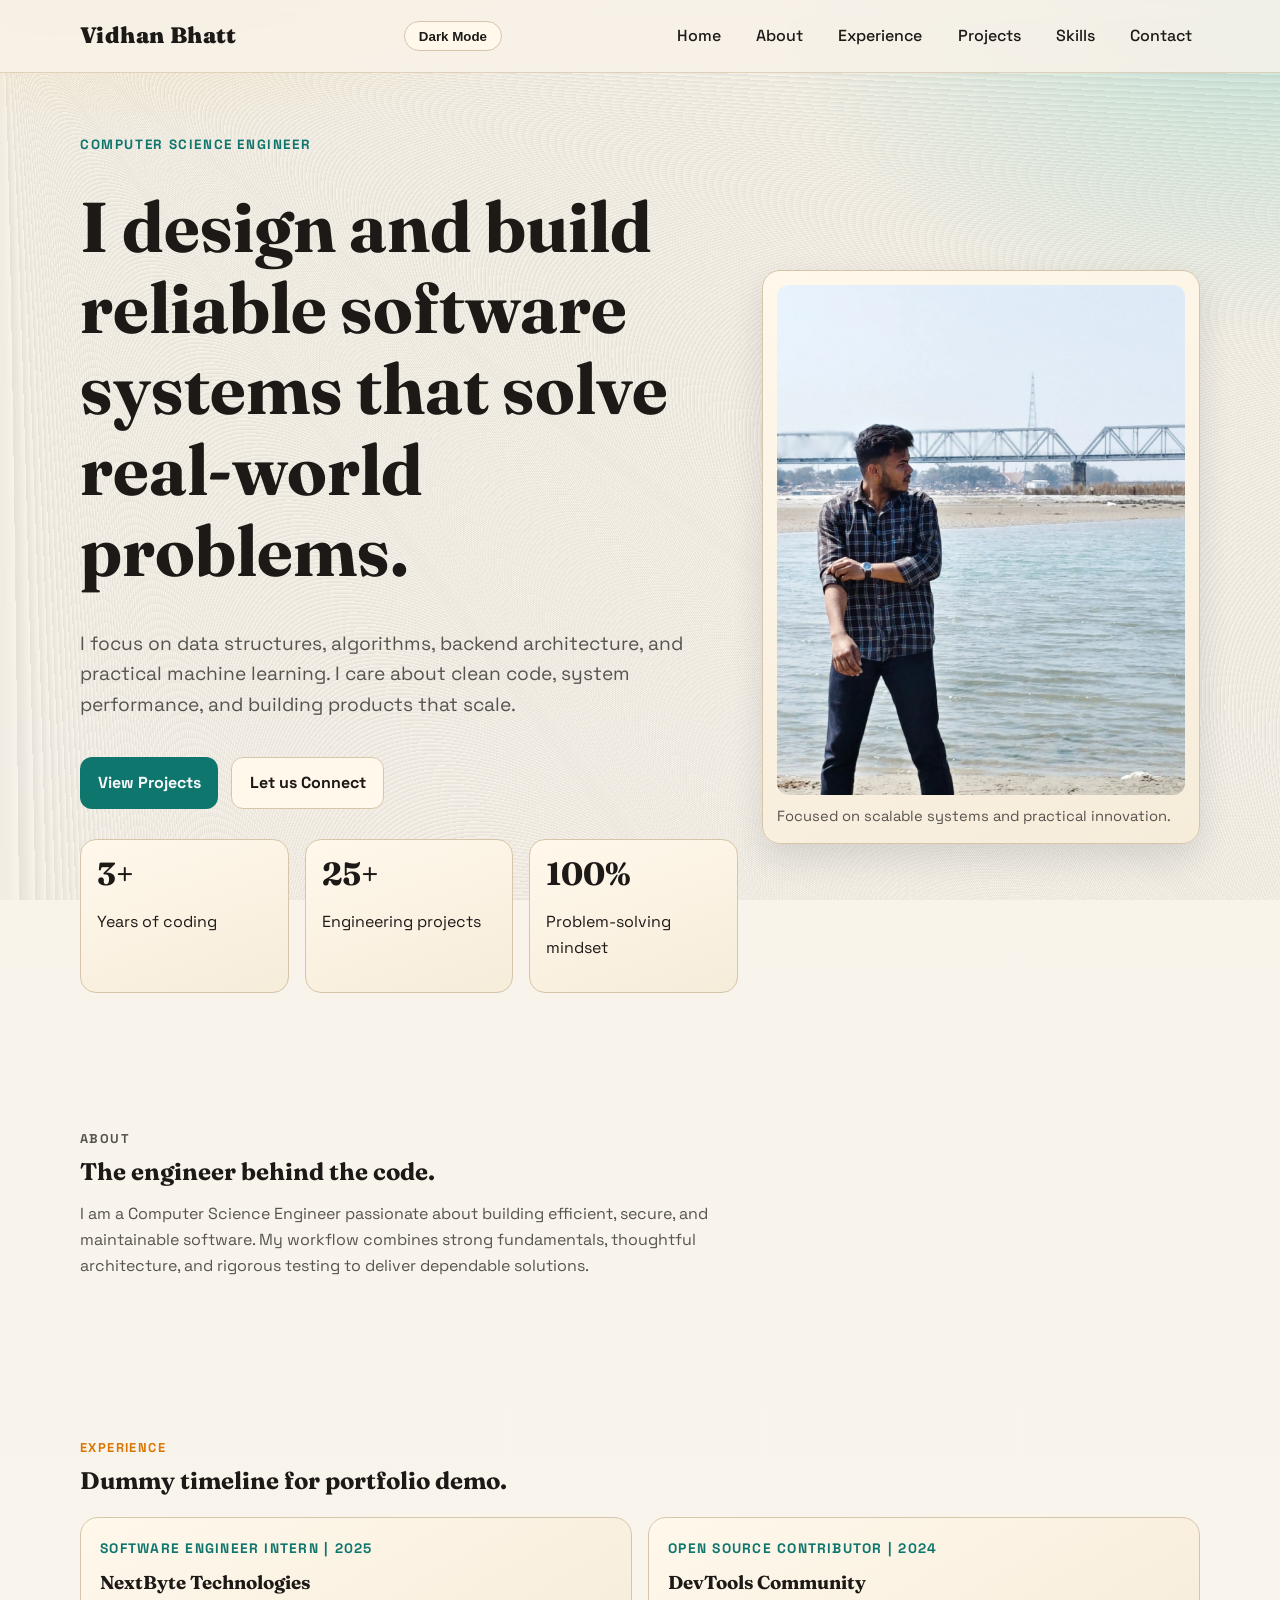
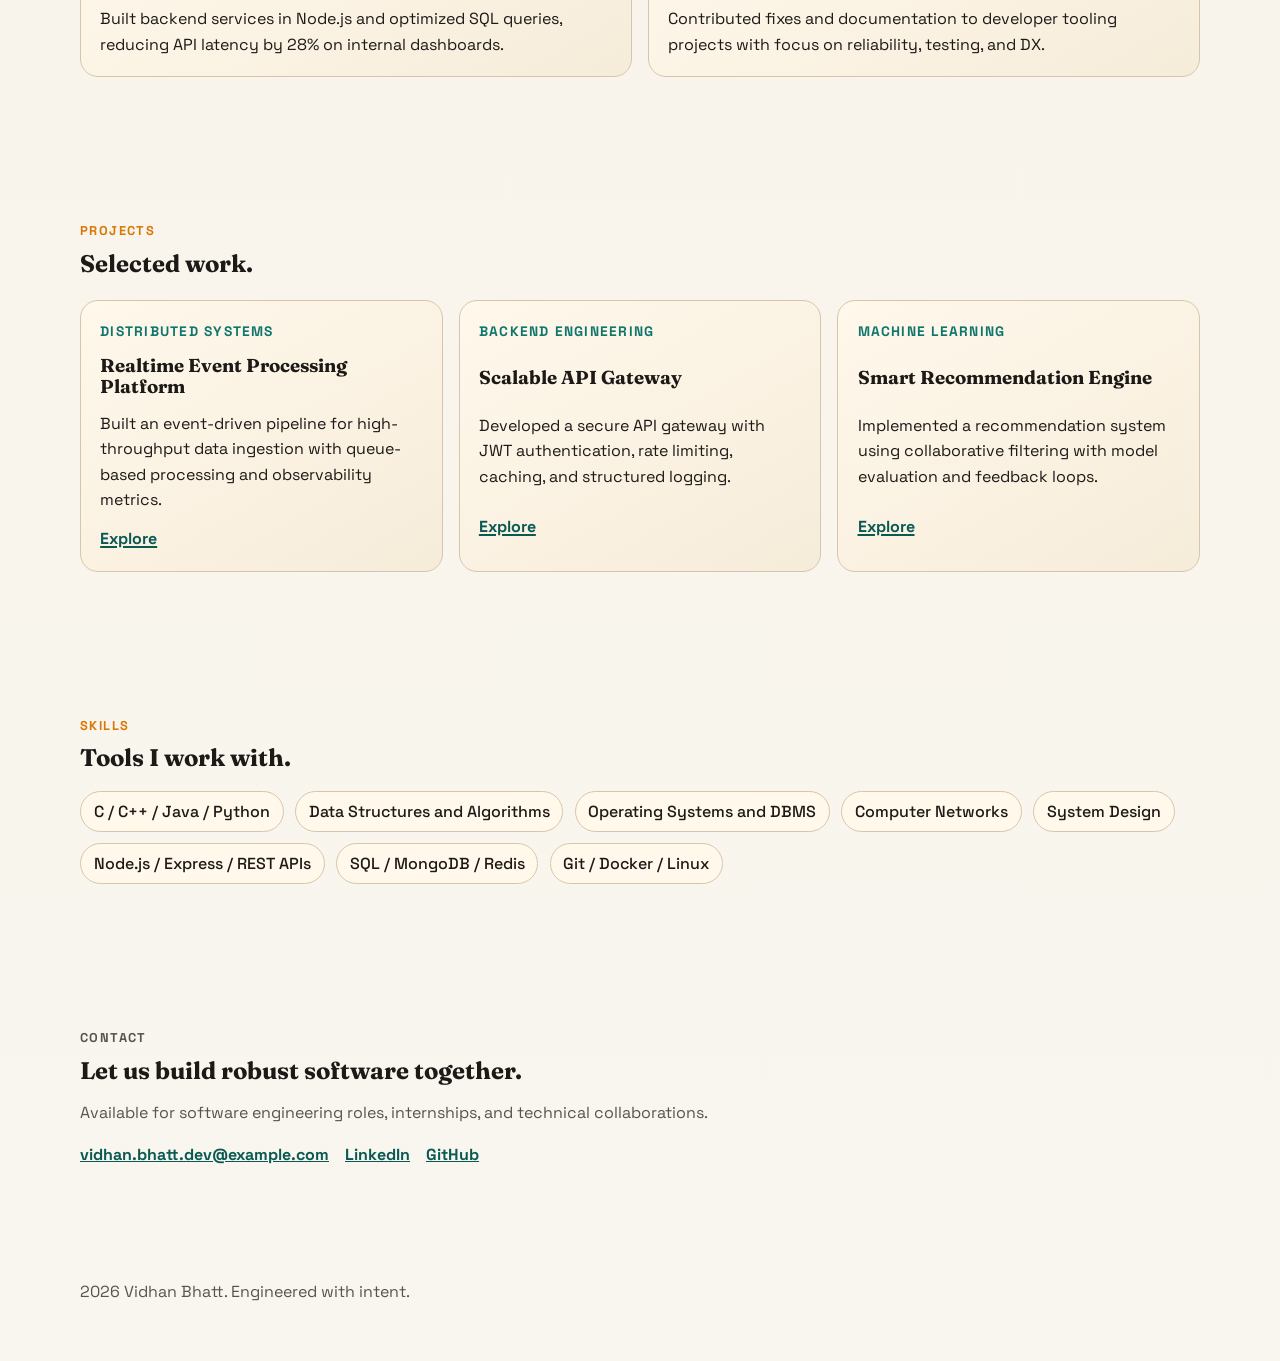
<file: index.html>
<!DOCTYPE html>
<html lang="en">
<head>
  <meta charset="UTF-8">
  <meta name="viewport" content="width=device-width, initial-scale=1.0">
  <title>Vidhan Bhatt | Computer Science Engineer</title>
  <meta name="description" content="Portfolio website for Vidhan Bhatt - computer science engineer focused on scalable systems and intelligent applications.">
  <link rel="preconnect" href="https://fonts.googleapis.com">
  <link rel="preconnect" href="https://fonts.gstatic.com" crossorigin>
  <link href="https://fonts.googleapis.com/css2?family=Fraunces:opsz,wght@9..144,700;9..144,900&family=Space+Grotesk:wght@400;500;700&display=swap" rel="stylesheet">
  <link rel="stylesheet" href="styles.css">
</head>
<body>
  <div class="noise"></div>
  <header class="site-header" id="top">
    <nav class="nav container">
      <a href="index.html" class="brand">Vidhan Bhatt</a>
      <div class="nav-actions">
        <button class="theme-toggle" id="themeToggle" aria-label="Toggle dark and light theme">Dark Mode</button>
        <button class="menu-toggle" aria-label="Toggle menu">Menu</button>
      </div>
      <ul class="nav-links">
        <li><a href="index.html">Home</a></li>
        <li><a href="about.html">About</a></li>
        <li><a href="experience.html">Experience</a></li>
        <li><a href="projects.html">Projects</a></li>
        <li><a href="skills.html">Skills</a></li>
        <li><a href="contact.html">Contact</a></li>
      </ul>
    </nav>
  </header>

  <main>
    <section class="hero container reveal">
      <div class="hero-layout">
        <div class="hero-content">
          <p class="eyebrow">Computer Science Engineer</p>
          <h1>I design and build reliable software systems that solve real-world problems.</h1>
          <p class="hero-copy">
            I focus on data structures, algorithms, backend architecture, and practical machine learning.
            I care about clean code, system performance, and building products that scale.
          </p>
          <div class="hero-actions">
            <a class="btn btn-primary" href="#projects">View Projects</a>
            <a class="btn btn-ghost" href="#contact">Let us Connect</a>
          </div>
          <div class="hero-stats">
            <article>
              <h2>3+</h2>
              <p>Years of coding</p>
            </article>
            <article>
              <h2>25+</h2>
              <p>Engineering projects</p>
            </article>
            <article>
              <h2>100%</h2>
              <p>Problem-solving mindset</p>
            </article>
          </div>
        </div>
        <figure class="hero-photo">
          <img src="assets/profile-photo.jpg" alt="Portrait of Vidhan Bhatt">
          <figcaption>Focused on scalable systems and practical innovation.</figcaption>
        </figure>
      </div>
    </section>

    <section class="about container reveal" id="about">
      <div class="section-title-wrap">
        <p class="section-kicker">About</p>
        <h2>The engineer behind the code.</h2>
      </div>
      <p>
        I am a Computer Science Engineer passionate about building efficient, secure, and maintainable software.
        My workflow combines strong fundamentals, thoughtful architecture, and rigorous testing to deliver dependable solutions.
      </p>
    </section>

    <section class="experience container reveal" id="experience">
      <div class="section-title-wrap">
        <p class="section-kicker">Experience</p>
        <h2>Dummy timeline for portfolio demo.</h2>
      </div>
      <div class="experience-grid">
        <article class="experience-card">
          <p class="project-tag">Software Engineer Intern | 2025</p>
          <h3>NextByte Technologies</h3>
          <p>Built backend services in Node.js and optimized SQL queries, reducing API latency by 28% on internal dashboards.</p>
        </article>
        <article class="experience-card">
          <p class="project-tag">Open Source Contributor | 2024</p>
          <h3>DevTools Community</h3>
          <p>Contributed fixes and documentation to developer tooling projects with focus on reliability, testing, and DX.</p>
        </article>
      </div>
    </section>

    <section class="projects container reveal" id="projects">
      <div class="section-title-wrap">
        <p class="section-kicker">Projects</p>
        <h2>Selected work.</h2>
      </div>
      <div class="project-grid">
        <article class="project-card">
          <p class="project-tag">Distributed Systems</p>
          <h3>Realtime Event Processing Platform</h3>
          <p>Built an event-driven pipeline for high-throughput data ingestion with queue-based processing and observability metrics.</p>
          <a href="https://github.com/dummy-cs-engineer/realtime-event-platform" target="_blank" rel="noopener noreferrer" aria-label="View Realtime Event Processing Platform project">Explore</a>
        </article>
        <article class="project-card">
          <p class="project-tag">Backend Engineering</p>
          <h3>Scalable API Gateway</h3>
          <p>Developed a secure API gateway with JWT authentication, rate limiting, caching, and structured logging.</p>
          <a href="https://github.com/dummy-cs-engineer/scalable-api-gateway" target="_blank" rel="noopener noreferrer" aria-label="View Scalable API Gateway project">Explore</a>
        </article>
        <article class="project-card">
          <p class="project-tag">Machine Learning</p>
          <h3>Smart Recommendation Engine</h3>
          <p>Implemented a recommendation system using collaborative filtering with model evaluation and feedback loops.</p>
          <a href="https://github.com/dummy-cs-engineer/recommendation-engine" target="_blank" rel="noopener noreferrer" aria-label="View Smart Recommendation Engine project">Explore</a>
        </article>
      </div>
    </section>

    <section class="skills container reveal" id="skills">
      <div class="section-title-wrap">
        <p class="section-kicker">Skills</p>
        <h2>Tools I work with.</h2>
      </div>
      <ul class="skills-list">
        <li>C / C++ / Java / Python</li>
        <li>Data Structures and Algorithms</li>
        <li>Operating Systems and DBMS</li>
        <li>Computer Networks</li>
        <li>System Design</li>
        <li>Node.js / Express / REST APIs</li>
        <li>SQL / MongoDB / Redis</li>
        <li>Git / Docker / Linux</li>
      </ul>
    </section>

    <section class="contact container reveal" id="contact">
      <div class="section-title-wrap">
        <p class="section-kicker">Contact</p>
        <h2>Let us build robust software together.</h2>
      </div>
      <p>Available for software engineering roles, internships, and technical collaborations.</p>
      <div class="contact-links">
        <a href="mailto:vidhan.bhatt.dev@example.com">vidhan.bhatt.dev@example.com</a>
        <a href="https://www.linkedin.com/in/vidhan-bhatt" target="_blank" rel="noopener noreferrer">LinkedIn</a>
        <a href="https://github.com/vidhanbhatt" target="_blank" rel="noopener noreferrer">GitHub</a>
      </div>
    </section>
  </main>

  <footer class="footer container">
    <p><span id="year"></span> Vidhan Bhatt. Engineered with intent.</p>
  </footer>

  <script src="script.js"></script>
</body>
</html>
</file>
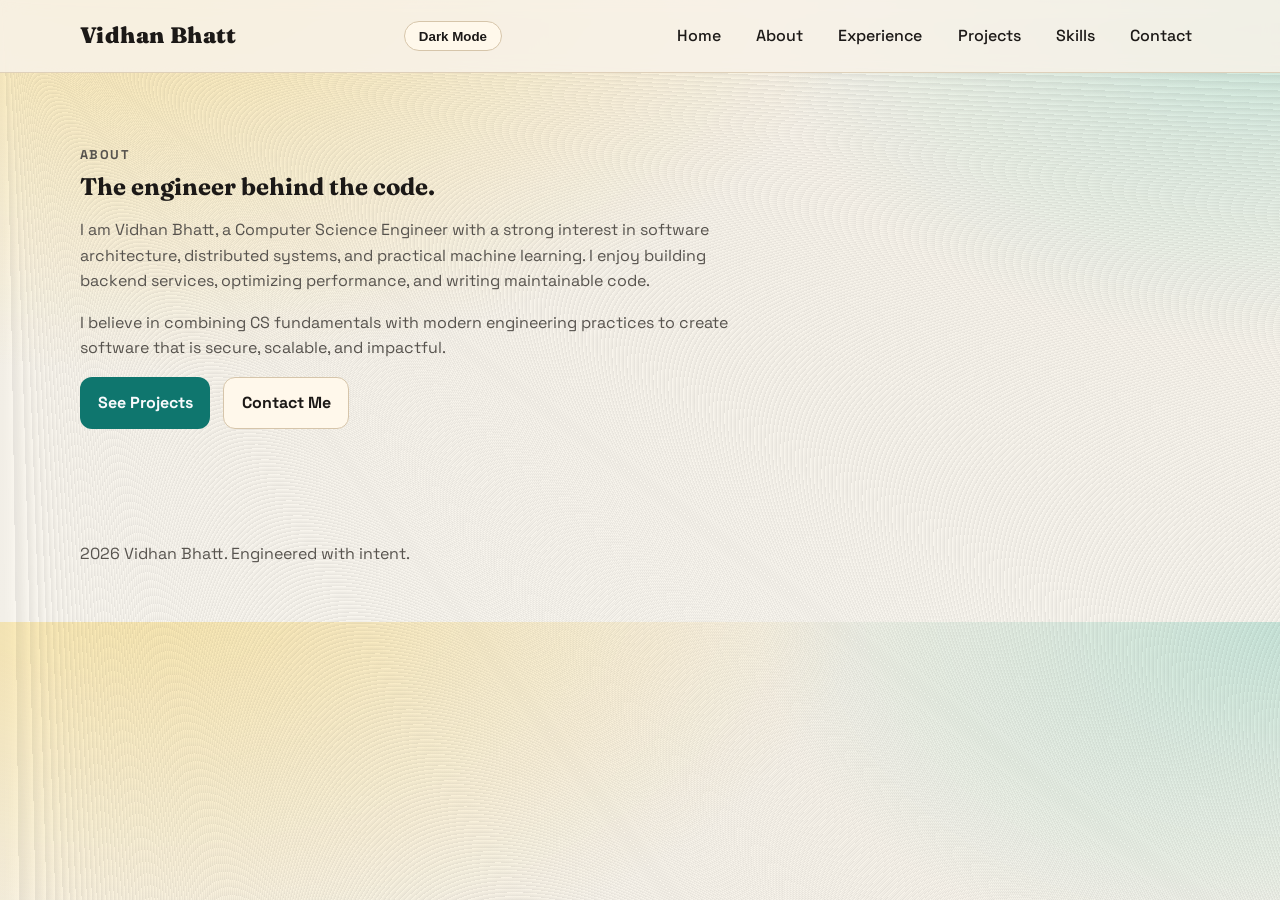
<file: about.html>
<!DOCTYPE html>
<html lang="en">
<head>
  <meta charset="UTF-8">
  <meta name="viewport" content="width=device-width, initial-scale=1.0">
  <title>About | Vidhan Bhatt</title>
  <meta name="description" content="About Vidhan Bhatt, Computer Science Engineer.">
  <link rel="preconnect" href="https://fonts.googleapis.com">
  <link rel="preconnect" href="https://fonts.gstatic.com" crossorigin>
  <link href="https://fonts.googleapis.com/css2?family=Fraunces:opsz,wght@9..144,700;9..144,900&family=Space+Grotesk:wght@400;500;700&display=swap" rel="stylesheet">
  <link rel="stylesheet" href="styles.css">
</head>
<body>
  <div class="noise"></div>
  <header class="site-header" id="top">
    <nav class="nav container">
      <a href="index.html" class="brand">Vidhan Bhatt</a>
      <div class="nav-actions">
        <button class="theme-toggle" id="themeToggle" aria-label="Toggle dark and light theme">Dark Mode</button>
        <button class="menu-toggle" aria-label="Toggle menu">Menu</button>
      </div>
      <ul class="nav-links">
        <li><a href="index.html">Home</a></li>
        <li><a href="about.html">About</a></li>
        <li><a href="experience.html">Experience</a></li>
        <li><a href="projects.html">Projects</a></li>
        <li><a href="skills.html">Skills</a></li>
        <li><a href="contact.html">Contact</a></li>
      </ul>
    </nav>
  </header>

  <main>
    <section class="about container reveal">
      <div class="section-title-wrap">
        <p class="section-kicker">About</p>
        <h2>The engineer behind the code.</h2>
      </div>
      <p>
        I am Vidhan Bhatt, a Computer Science Engineer with a strong interest in software architecture,
        distributed systems, and practical machine learning. I enjoy building backend services,
        optimizing performance, and writing maintainable code.
      </p>
      <p>
        I believe in combining CS fundamentals with modern engineering practices to create software
        that is secure, scalable, and impactful.
      </p>
      <div class="hero-actions">
        <a class="btn btn-primary" href="projects.html">See Projects</a>
        <a class="btn btn-ghost" href="contact.html">Contact Me</a>
      </div>
    </section>
  </main>

  <footer class="footer container">
    <p><span id="year"></span> Vidhan Bhatt. Engineered with intent.</p>
  </footer>

  <script src="script.js"></script>
</body>
</html>
</file>
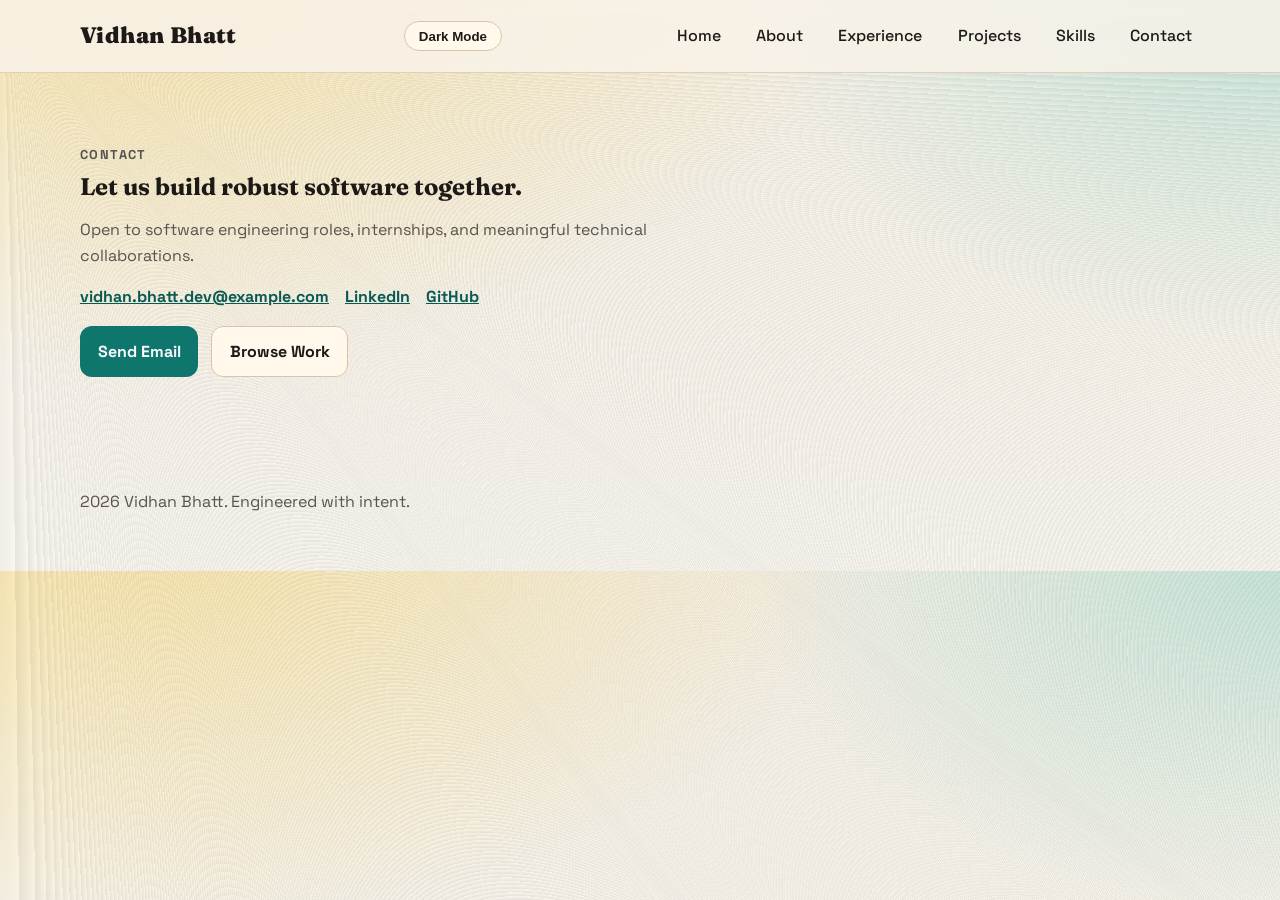
<file: contact.html>
<!DOCTYPE html>
<html lang="en">
<head>
  <meta charset="UTF-8">
  <meta name="viewport" content="width=device-width, initial-scale=1.0">
  <title>Contact | Vidhan Bhatt</title>
  <meta name="description" content="Contact details for Vidhan Bhatt.">
  <link rel="preconnect" href="https://fonts.googleapis.com">
  <link rel="preconnect" href="https://fonts.gstatic.com" crossorigin>
  <link href="https://fonts.googleapis.com/css2?family=Fraunces:opsz,wght@9..144,700;9..144,900&family=Space+Grotesk:wght@400;500;700&display=swap" rel="stylesheet">
  <link rel="stylesheet" href="styles.css">
</head>
<body>
  <div class="noise"></div>
  <header class="site-header" id="top">
    <nav class="nav container">
      <a href="index.html" class="brand">Vidhan Bhatt</a>
      <div class="nav-actions">
        <button class="theme-toggle" id="themeToggle" aria-label="Toggle dark and light theme">Dark Mode</button>
        <button class="menu-toggle" aria-label="Toggle menu">Menu</button>
      </div>
      <ul class="nav-links">
        <li><a href="index.html">Home</a></li>
        <li><a href="about.html">About</a></li>
        <li><a href="experience.html">Experience</a></li>
        <li><a href="projects.html">Projects</a></li>
        <li><a href="skills.html">Skills</a></li>
        <li><a href="contact.html">Contact</a></li>
      </ul>
    </nav>
  </header>

  <main>
    <section class="contact container reveal">
      <div class="section-title-wrap">
        <p class="section-kicker">Contact</p>
        <h2>Let us build robust software together.</h2>
      </div>
      <p>Open to software engineering roles, internships, and meaningful technical collaborations.</p>
      <div class="contact-links">
        <a href="mailto:vidhan.bhatt.dev@example.com">vidhan.bhatt.dev@example.com</a>
        <a href="https://www.linkedin.com/in/vidhan-bhatt" target="_blank" rel="noopener noreferrer">LinkedIn</a>
        <a href="https://github.com/vidhanbhatt" target="_blank" rel="noopener noreferrer">GitHub</a>
      </div>
      <div class="hero-actions" style="margin-top: 1rem;">
        <a class="btn btn-primary" href="mailto:vidhan.bhatt.dev@example.com">Send Email</a>
        <a class="btn btn-ghost" href="projects.html">Browse Work</a>
      </div>
    </section>
  </main>

  <footer class="footer container">
    <p><span id="year"></span> Vidhan Bhatt. Engineered with intent.</p>
  </footer>

  <script src="script.js"></script>
</body>
</html>
</file>
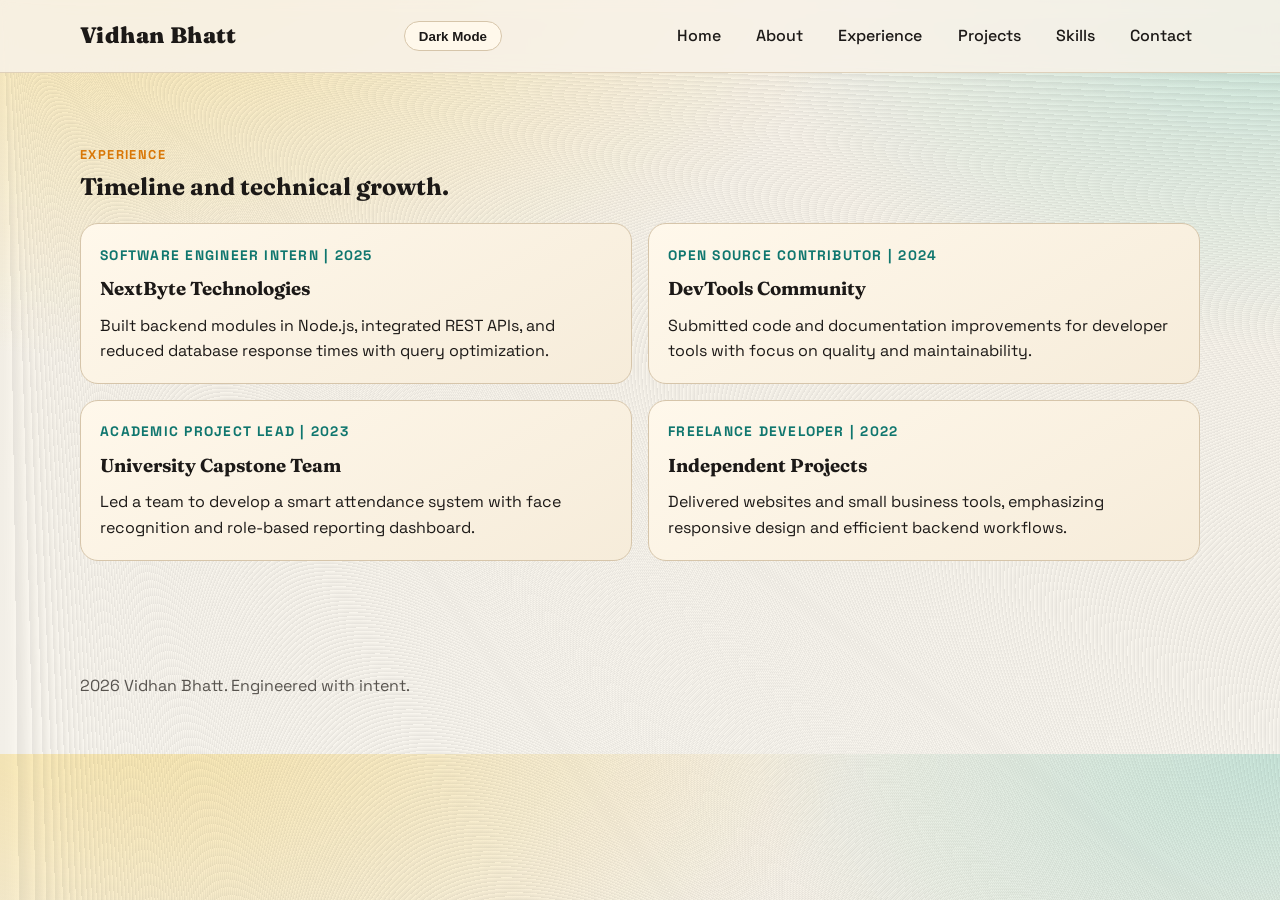
<file: experience.html>
<!DOCTYPE html>
<html lang="en">
<head>
  <meta charset="UTF-8">
  <meta name="viewport" content="width=device-width, initial-scale=1.0">
  <title>Experience | Vidhan Bhatt</title>
  <meta name="description" content="Experience timeline of Vidhan Bhatt.">
  <link rel="preconnect" href="https://fonts.googleapis.com">
  <link rel="preconnect" href="https://fonts.gstatic.com" crossorigin>
  <link href="https://fonts.googleapis.com/css2?family=Fraunces:opsz,wght@9..144,700;9..144,900&family=Space+Grotesk:wght@400;500;700&display=swap" rel="stylesheet">
  <link rel="stylesheet" href="styles.css">
</head>
<body>
  <div class="noise"></div>
  <header class="site-header" id="top">
    <nav class="nav container">
      <a href="index.html" class="brand">Vidhan Bhatt</a>
      <div class="nav-actions">
        <button class="theme-toggle" id="themeToggle" aria-label="Toggle dark and light theme">Dark Mode</button>
        <button class="menu-toggle" aria-label="Toggle menu">Menu</button>
      </div>
      <ul class="nav-links">
        <li><a href="index.html">Home</a></li>
        <li><a href="about.html">About</a></li>
        <li><a href="experience.html">Experience</a></li>
        <li><a href="projects.html">Projects</a></li>
        <li><a href="skills.html">Skills</a></li>
        <li><a href="contact.html">Contact</a></li>
      </ul>
    </nav>
  </header>

  <main>
    <section class="experience container reveal">
      <div class="section-title-wrap">
        <p class="section-kicker">Experience</p>
        <h2>Timeline and technical growth.</h2>
      </div>
      <div class="experience-grid">
        <article class="experience-card">
          <p class="project-tag">Software Engineer Intern | 2025</p>
          <h3>NextByte Technologies</h3>
          <p>Built backend modules in Node.js, integrated REST APIs, and reduced database response times with query optimization.</p>
        </article>
        <article class="experience-card">
          <p class="project-tag">Open Source Contributor | 2024</p>
          <h3>DevTools Community</h3>
          <p>Submitted code and documentation improvements for developer tools with focus on quality and maintainability.</p>
        </article>
        <article class="experience-card">
          <p class="project-tag">Academic Project Lead | 2023</p>
          <h3>University Capstone Team</h3>
          <p>Led a team to develop a smart attendance system with face recognition and role-based reporting dashboard.</p>
        </article>
        <article class="experience-card">
          <p class="project-tag">Freelance Developer | 2022</p>
          <h3>Independent Projects</h3>
          <p>Delivered websites and small business tools, emphasizing responsive design and efficient backend workflows.</p>
        </article>
      </div>
    </section>
  </main>

  <footer class="footer container">
    <p><span id="year"></span> Vidhan Bhatt. Engineered with intent.</p>
  </footer>

  <script src="script.js"></script>
</body>
</html>
</file>
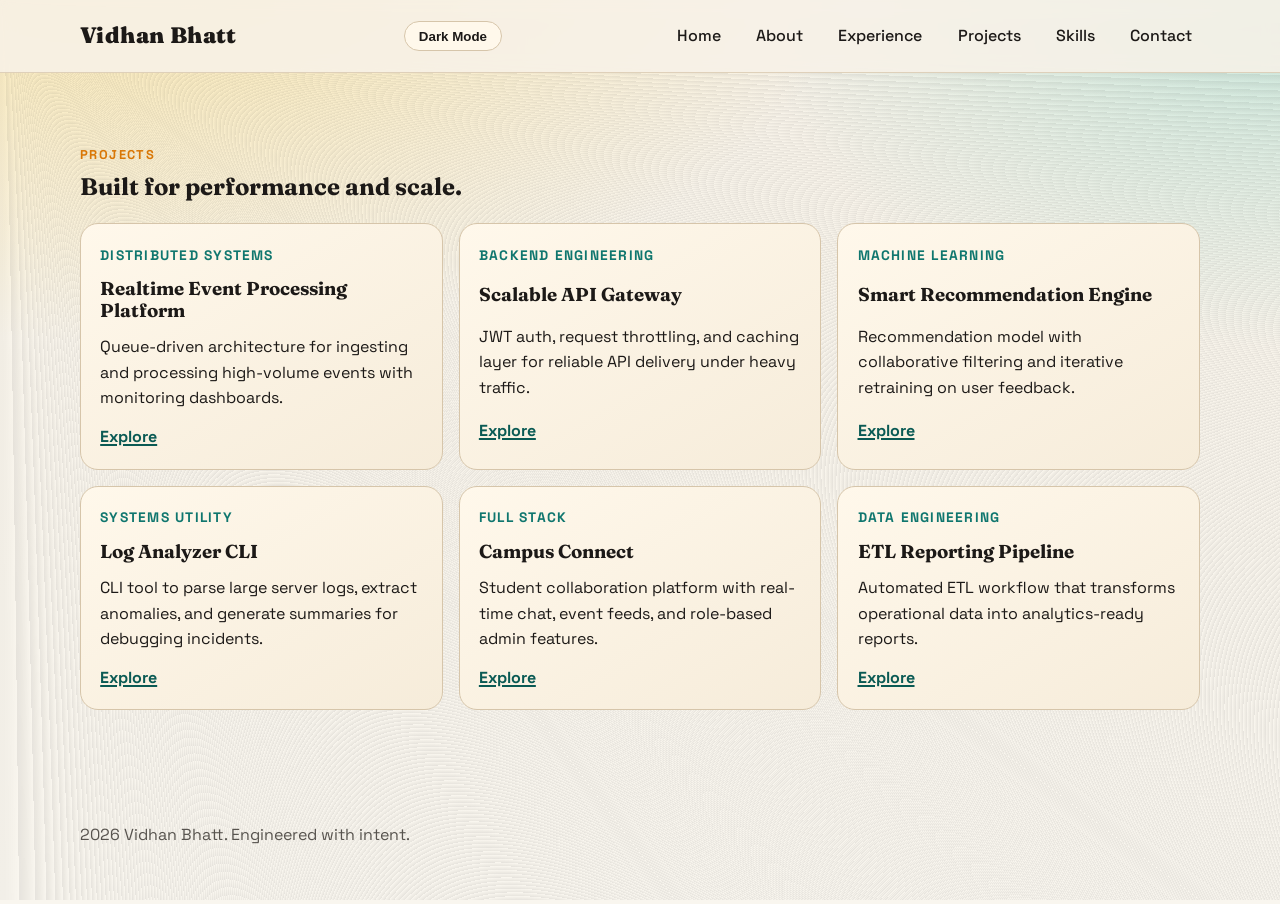
<file: projects.html>
<!DOCTYPE html>
<html lang="en">
<head>
  <meta charset="UTF-8">
  <meta name="viewport" content="width=device-width, initial-scale=1.0">
  <title>Projects | Vidhan Bhatt</title>
  <meta name="description" content="Projects by Vidhan Bhatt in systems, backend, and machine learning.">
  <link rel="preconnect" href="https://fonts.googleapis.com">
  <link rel="preconnect" href="https://fonts.gstatic.com" crossorigin>
  <link href="https://fonts.googleapis.com/css2?family=Fraunces:opsz,wght@9..144,700;9..144,900&family=Space+Grotesk:wght@400;500;700&display=swap" rel="stylesheet">
  <link rel="stylesheet" href="styles.css">
</head>
<body>
  <div class="noise"></div>
  <header class="site-header" id="top">
    <nav class="nav container">
      <a href="index.html" class="brand">Vidhan Bhatt</a>
      <div class="nav-actions">
        <button class="theme-toggle" id="themeToggle" aria-label="Toggle dark and light theme">Dark Mode</button>
        <button class="menu-toggle" aria-label="Toggle menu">Menu</button>
      </div>
      <ul class="nav-links">
        <li><a href="index.html">Home</a></li>
        <li><a href="about.html">About</a></li>
        <li><a href="experience.html">Experience</a></li>
        <li><a href="projects.html">Projects</a></li>
        <li><a href="skills.html">Skills</a></li>
        <li><a href="contact.html">Contact</a></li>
      </ul>
    </nav>
  </header>

  <main>
    <section class="projects container reveal">
      <div class="section-title-wrap">
        <p class="section-kicker">Projects</p>
        <h2>Built for performance and scale.</h2>
      </div>
      <div class="project-grid">
        <article class="project-card">
          <p class="project-tag">Distributed Systems</p>
          <h3>Realtime Event Processing Platform</h3>
          <p>Queue-driven architecture for ingesting and processing high-volume events with monitoring dashboards.</p>
          <a href="https://github.com/dummy-cs-engineer/realtime-event-platform" target="_blank" rel="noopener noreferrer">Explore</a>
        </article>
        <article class="project-card">
          <p class="project-tag">Backend Engineering</p>
          <h3>Scalable API Gateway</h3>
          <p>JWT auth, request throttling, and caching layer for reliable API delivery under heavy traffic.</p>
          <a href="https://github.com/dummy-cs-engineer/scalable-api-gateway" target="_blank" rel="noopener noreferrer">Explore</a>
        </article>
        <article class="project-card">
          <p class="project-tag">Machine Learning</p>
          <h3>Smart Recommendation Engine</h3>
          <p>Recommendation model with collaborative filtering and iterative retraining on user feedback.</p>
          <a href="https://github.com/dummy-cs-engineer/recommendation-engine" target="_blank" rel="noopener noreferrer">Explore</a>
        </article>
        <article class="project-card">
          <p class="project-tag">Systems Utility</p>
          <h3>Log Analyzer CLI</h3>
          <p>CLI tool to parse large server logs, extract anomalies, and generate summaries for debugging incidents.</p>
          <a href="https://github.com/dummy-cs-engineer/log-analyzer-cli" target="_blank" rel="noopener noreferrer">Explore</a>
        </article>
        <article class="project-card">
          <p class="project-tag">Full Stack</p>
          <h3>Campus Connect</h3>
          <p>Student collaboration platform with real-time chat, event feeds, and role-based admin features.</p>
          <a href="https://github.com/dummy-cs-engineer/campus-connect" target="_blank" rel="noopener noreferrer">Explore</a>
        </article>
        <article class="project-card">
          <p class="project-tag">Data Engineering</p>
          <h3>ETL Reporting Pipeline</h3>
          <p>Automated ETL workflow that transforms operational data into analytics-ready reports.</p>
          <a href="https://github.com/dummy-cs-engineer/etl-reporting-pipeline" target="_blank" rel="noopener noreferrer">Explore</a>
        </article>
      </div>
    </section>
  </main>

  <footer class="footer container">
    <p><span id="year"></span> Vidhan Bhatt. Engineered with intent.</p>
  </footer>

  <script src="script.js"></script>
</body>
</html>
</file>
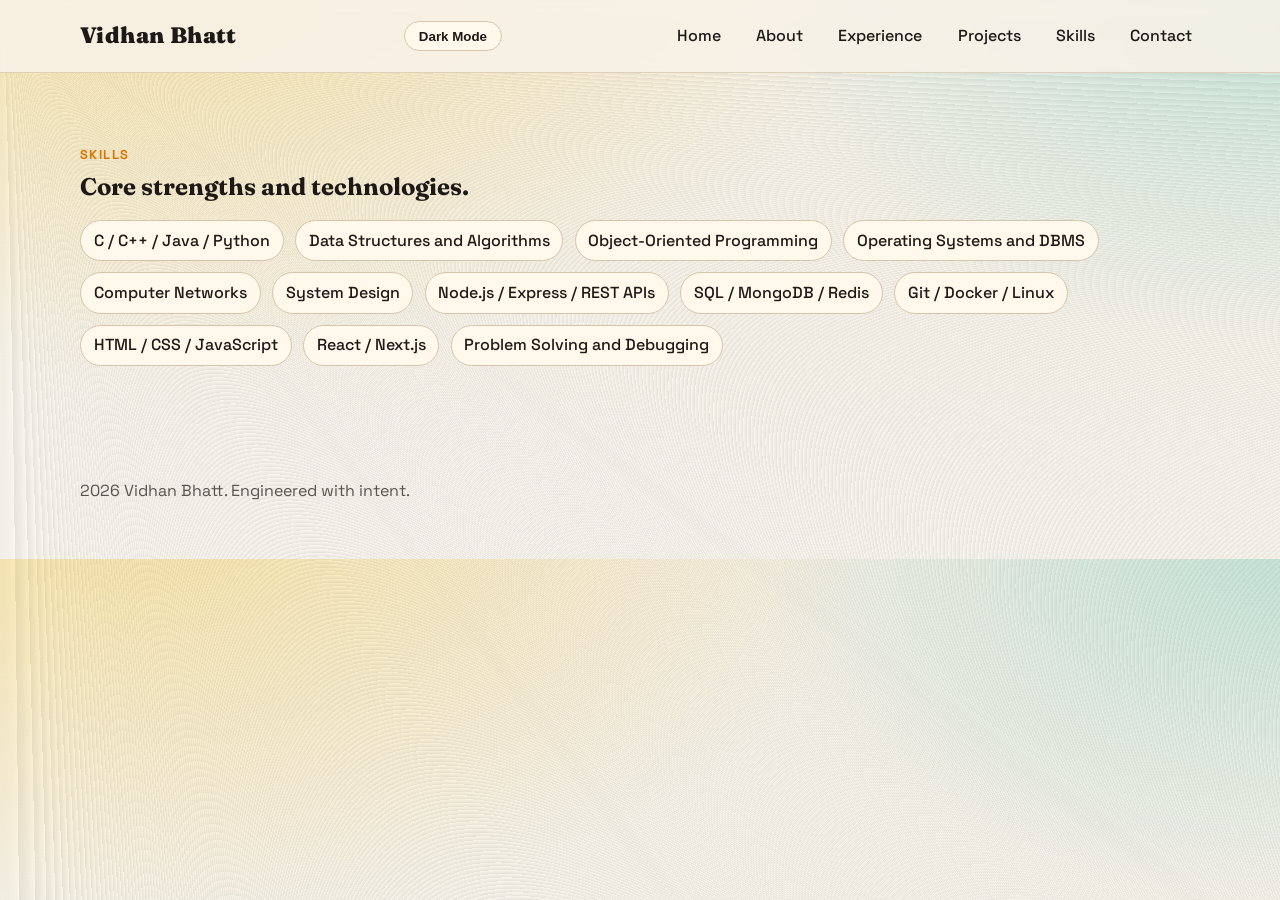
<file: skills.html>
<!DOCTYPE html>
<html lang="en">
<head>
  <meta charset="UTF-8">
  <meta name="viewport" content="width=device-width, initial-scale=1.0">
  <title>Skills | Vidhan Bhatt</title>
  <meta name="description" content="Technical skills of Vidhan Bhatt.">
  <link rel="preconnect" href="https://fonts.googleapis.com">
  <link rel="preconnect" href="https://fonts.gstatic.com" crossorigin>
  <link href="https://fonts.googleapis.com/css2?family=Fraunces:opsz,wght@9..144,700;9..144,900&family=Space+Grotesk:wght@400;500;700&display=swap" rel="stylesheet">
  <link rel="stylesheet" href="styles.css">
</head>
<body>
  <div class="noise"></div>
  <header class="site-header" id="top">
    <nav class="nav container">
      <a href="index.html" class="brand">Vidhan Bhatt</a>
      <div class="nav-actions">
        <button class="theme-toggle" id="themeToggle" aria-label="Toggle dark and light theme">Dark Mode</button>
        <button class="menu-toggle" aria-label="Toggle menu">Menu</button>
      </div>
      <ul class="nav-links">
        <li><a href="index.html">Home</a></li>
        <li><a href="about.html">About</a></li>
        <li><a href="experience.html">Experience</a></li>
        <li><a href="projects.html">Projects</a></li>
        <li><a href="skills.html">Skills</a></li>
        <li><a href="contact.html">Contact</a></li>
      </ul>
    </nav>
  </header>

  <main>
    <section class="skills container reveal">
      <div class="section-title-wrap">
        <p class="section-kicker">Skills</p>
        <h2>Core strengths and technologies.</h2>
      </div>
      <ul class="skills-list">
        <li>C / C++ / Java / Python</li>
        <li>Data Structures and Algorithms</li>
        <li>Object-Oriented Programming</li>
        <li>Operating Systems and DBMS</li>
        <li>Computer Networks</li>
        <li>System Design</li>
        <li>Node.js / Express / REST APIs</li>
        <li>SQL / MongoDB / Redis</li>
        <li>Git / Docker / Linux</li>
        <li>HTML / CSS / JavaScript</li>
        <li>React / Next.js</li>
        <li>Problem Solving and Debugging</li>
      </ul>
    </section>
  </main>

  <footer class="footer container">
    <p><span id="year"></span> Vidhan Bhatt. Engineered with intent.</p>
  </footer>

  <script src="script.js"></script>
</body>
</html>
</file>
<file: styles.css>
:root {
  --bg: #f8f3e9;
  --bg-soft: #f9f6ef;
  --bg-accent: #efe3ce;
  --surface: #fff8eb;
  --surface-alt: #f6ecda;
  --text: #1c1917;
  --muted: #57534e;
  --primary: #0f766e;
  --primary-strong: #0a5a54;
  --secondary: #d97706;
  --border: #d6c5aa;
  --header-bg: #f8f3e9d9;
  --bg-grad-a: #fcd34d66;
  --bg-grad-b: #14b8a633;
  --noise-opacity: 0.07;
  --shadow: 0 14px 32px rgba(15, 23, 42, 0.12);
}

[data-theme="dark"] {
  --bg: #0f172a;
  --bg-soft: #111b30;
  --bg-accent: #1f2a44;
  --surface: #172033;
  --surface-alt: #1b2740;
  --text: #e2e8f0;
  --muted: #94a3b8;
  --primary: #2dd4bf;
  --primary-strong: #5eead4;
  --secondary: #f59e0b;
  --border: #334155;
  --header-bg: #0f172ad6;
  --bg-grad-a: #0ea5e955;
  --bg-grad-b: #f59e0b33;
  --noise-opacity: 0.05;
  --shadow: 0 14px 32px rgba(2, 6, 23, 0.5);
}

* {
  box-sizing: border-box;
}

html {
  scroll-behavior: smooth;
}

body {
  margin: 0;
  font-family: "Space Grotesk", "Segoe UI", sans-serif;
  color: var(--text);
  background:
    radial-gradient(1200px 700px at 10% -10%, var(--bg-grad-a), transparent 62%),
    radial-gradient(900px 600px at 100% 0%, var(--bg-grad-b), transparent 58%),
    linear-gradient(180deg, var(--bg), var(--bg-soft));
  line-height: 1.6;
  overflow-x: hidden;
  transition: background 0.3s ease, color 0.3s ease;
}

.noise {
  position: fixed;
  inset: 0;
  pointer-events: none;
  opacity: var(--noise-opacity);
  background-image: repeating-radial-gradient(circle at 0 0, #000 0.7px, transparent 1.2px);
  z-index: -1;
}

.container {
  width: min(1120px, 92vw);
  margin-inline: auto;
}

.site-header {
  position: sticky;
  top: 0;
  z-index: 20;
  backdrop-filter: blur(8px);
  background: var(--header-bg);
  border-bottom: 1px solid color-mix(in srgb, var(--border) 75%, transparent);
}

.nav {
  display: flex;
  align-items: center;
  justify-content: space-between;
  min-height: 72px;
}

.nav-actions {
  display: flex;
  align-items: center;
  gap: 0.6rem;
}

.brand {
  text-decoration: none;
  color: var(--text);
  font-family: "Fraunces", Georgia, serif;
  font-size: 1.4rem;
  font-weight: 900;
  letter-spacing: 0.4px;
}

.nav-links {
  display: flex;
  list-style: none;
  gap: 1.2rem;
  margin: 0;
  padding: 0;
}

.nav-links a {
  text-decoration: none;
  color: var(--text);
  font-weight: 500;
  padding: 0.25rem 0.5rem;
  border-radius: 999px;
  transition: background-color 0.25s ease, color 0.25s ease;
}

.nav-links a:hover {
  background: #0f766e1a;
  color: var(--primary-strong);
}

.menu-toggle {
  display: none;
  border: 1px solid var(--border);
  background: var(--surface);
  color: var(--text);
  border-radius: 999px;
  padding: 0.4rem 0.85rem;
  font-weight: 600;
}

.theme-toggle {
  border: 1px solid var(--border);
  background: var(--surface);
  color: var(--text);
  border-radius: 999px;
  padding: 0.4rem 0.85rem;
  font-weight: 600;
  cursor: pointer;
}

.hero {
  min-height: calc(100vh - 72px);
  display: grid;
  align-content: center;
  gap: 1.2rem;
  padding-block: 3rem 4rem;
}

.hero-layout {
  display: grid;
  grid-template-columns: 1.2fr 0.8fr;
  gap: 1.5rem;
  align-items: center;
}

.hero-content {
  display: grid;
  gap: 1.1rem;
}

.hero-photo {
  margin: 0;
  background: linear-gradient(160deg, var(--surface), var(--surface-alt));
  border: 1px solid var(--border);
  border-radius: 18px;
  padding: 0.9rem;
  box-shadow: var(--shadow);
}

.hero-photo img {
  width: 100%;
  aspect-ratio: 4 / 5;
  object-fit: cover;
  border-radius: 12px;
  display: block;
}

.hero-photo figcaption {
  margin-top: 0.65rem;
  color: var(--muted);
  font-size: 0.92rem;
}

.eyebrow {
  text-transform: uppercase;
  letter-spacing: 0.12em;
  color: var(--primary);
  font-weight: 700;
  font-size: 0.84rem;
}

h1,
h2,
h3 {
  margin: 0;
  font-family: "Fraunces", Georgia, serif;
  line-height: 1.15;
}

h1 {
  font-size: clamp(2.1rem, 7vw, 4.4rem);
  max-width: 14ch;
}

.hero-copy {
  max-width: 58ch;
  color: var(--muted);
  font-size: clamp(1.02rem, 2vw, 1.2rem);
}

.hero-actions {
  display: flex;
  gap: 0.8rem;
  flex-wrap: wrap;
}

.btn {
  display: inline-flex;
  align-items: center;
  justify-content: center;
  text-decoration: none;
  border-radius: 12px;
  padding: 0.75rem 1.1rem;
  font-weight: 700;
  transition: transform 0.2s ease, box-shadow 0.2s ease, background-color 0.2s ease;
}

.btn:hover {
  transform: translateY(-2px);
  box-shadow: var(--shadow);
}

.btn-primary {
  background: var(--primary);
  color: #f8fafc;
}

.btn-primary:hover {
  background: var(--primary-strong);
}

.btn-ghost {
  border: 1px solid var(--border);
  color: var(--text);
  background: var(--surface);
}

.hero-stats {
  display: grid;
  grid-template-columns: repeat(3, minmax(0, 1fr));
  gap: 1rem;
  margin-top: 0.8rem;
}

.hero-stats article {
  background: linear-gradient(160deg, var(--surface), var(--surface-alt));
  border: 1px solid var(--border);
  border-radius: 16px;
  padding: 1rem;
}

.hero-stats h2 {
  font-size: clamp(1.4rem, 4vw, 2rem);
}

.section-title-wrap {
  display: grid;
  gap: 0.5rem;
}

.section-kicker {
  text-transform: uppercase;
  letter-spacing: 0.11em;
  color: var(--secondary);
  font-weight: 700;
  font-size: 0.8rem;
  margin: 0;
}

.about,
.experience,
.projects,
.skills,
.contact {
  padding-block: 4.5rem;
}

.about p,
.contact p {
  max-width: 65ch;
  color: var(--muted);
}

.experience-grid {
  margin-top: 1.4rem;
  display: grid;
  grid-template-columns: repeat(2, minmax(0, 1fr));
  gap: 1rem;
}

.experience-card {
  padding: 1.2rem;
  border: 1px solid var(--border);
  border-radius: 18px;
  background: linear-gradient(150deg, var(--surface), var(--surface-alt));
  display: grid;
  gap: 0.8rem;
}

.experience-card p {
  margin: 0;
}

.project-grid {
  margin-top: 1.4rem;
  display: grid;
  grid-template-columns: repeat(3, minmax(0, 1fr));
  gap: 1rem;
}

.project-card {
  padding: 1.2rem;
  border: 1px solid var(--border);
  border-radius: 18px;
  background: linear-gradient(150deg, var(--surface), var(--surface-alt));
  display: grid;
  gap: 0.8rem;
}

.project-card p {
  margin: 0;
}

.project-tag {
  color: var(--primary);
  font-weight: 700;
  font-size: 0.86rem;
  text-transform: uppercase;
  letter-spacing: 0.09em;
}

.project-card a {
  color: var(--primary-strong);
  font-weight: 700;
  text-decoration-thickness: 2px;
  text-underline-offset: 2px;
}

.skills-list {
  list-style: none;
  margin: 1.2rem 0 0;
  padding: 0;
  display: flex;
  flex-wrap: wrap;
  gap: 0.7rem;
}

.skills-list li {
  border: 1px solid var(--border);
  padding: 0.42rem 0.8rem;
  border-radius: 999px;
  background: var(--surface);
  font-weight: 500;
}

.contact-links {
  display: flex;
  gap: 1rem;
  flex-wrap: wrap;
}

.contact-links a {
  color: var(--primary-strong);
  font-weight: 700;
}

.footer {
  padding-block: 1.5rem 2.5rem;
  color: var(--muted);
}

.reveal {
  opacity: 0;
  transform: translateY(24px);
  transition: opacity 0.75s ease, transform 0.75s ease;
}

.reveal.visible {
  opacity: 1;
  transform: translateY(0);
}

@media (max-width: 860px) {
  .hero-layout {
    grid-template-columns: 1fr;
  }

  .hero-photo {
    max-width: 440px;
  }

  .experience-grid,
  .project-grid {
    grid-template-columns: repeat(2, minmax(0, 1fr));
  }

  .hero-stats {
    grid-template-columns: 1fr;
  }
}

@media (max-width: 680px) {
  .menu-toggle {
    display: inline-flex;
  }

  .nav-links {
    position: absolute;
    top: 72px;
    right: 4vw;
    background: var(--surface);
    border: 1px solid var(--border);
    border-radius: 12px;
    box-shadow: var(--shadow);
    padding: 0.8rem;
    min-width: 170px;
    display: none;
    flex-direction: column;
  }

  .nav-links.open {
    display: flex;
  }

  .theme-toggle {
    font-size: 0.9rem;
  }

  .experience-grid,
  .project-grid {
    grid-template-columns: 1fr;
  }

  .about,
  .experience,
  .projects,
  .skills,
  .contact {
    padding-block: 3.5rem;
  }
}
</file>
